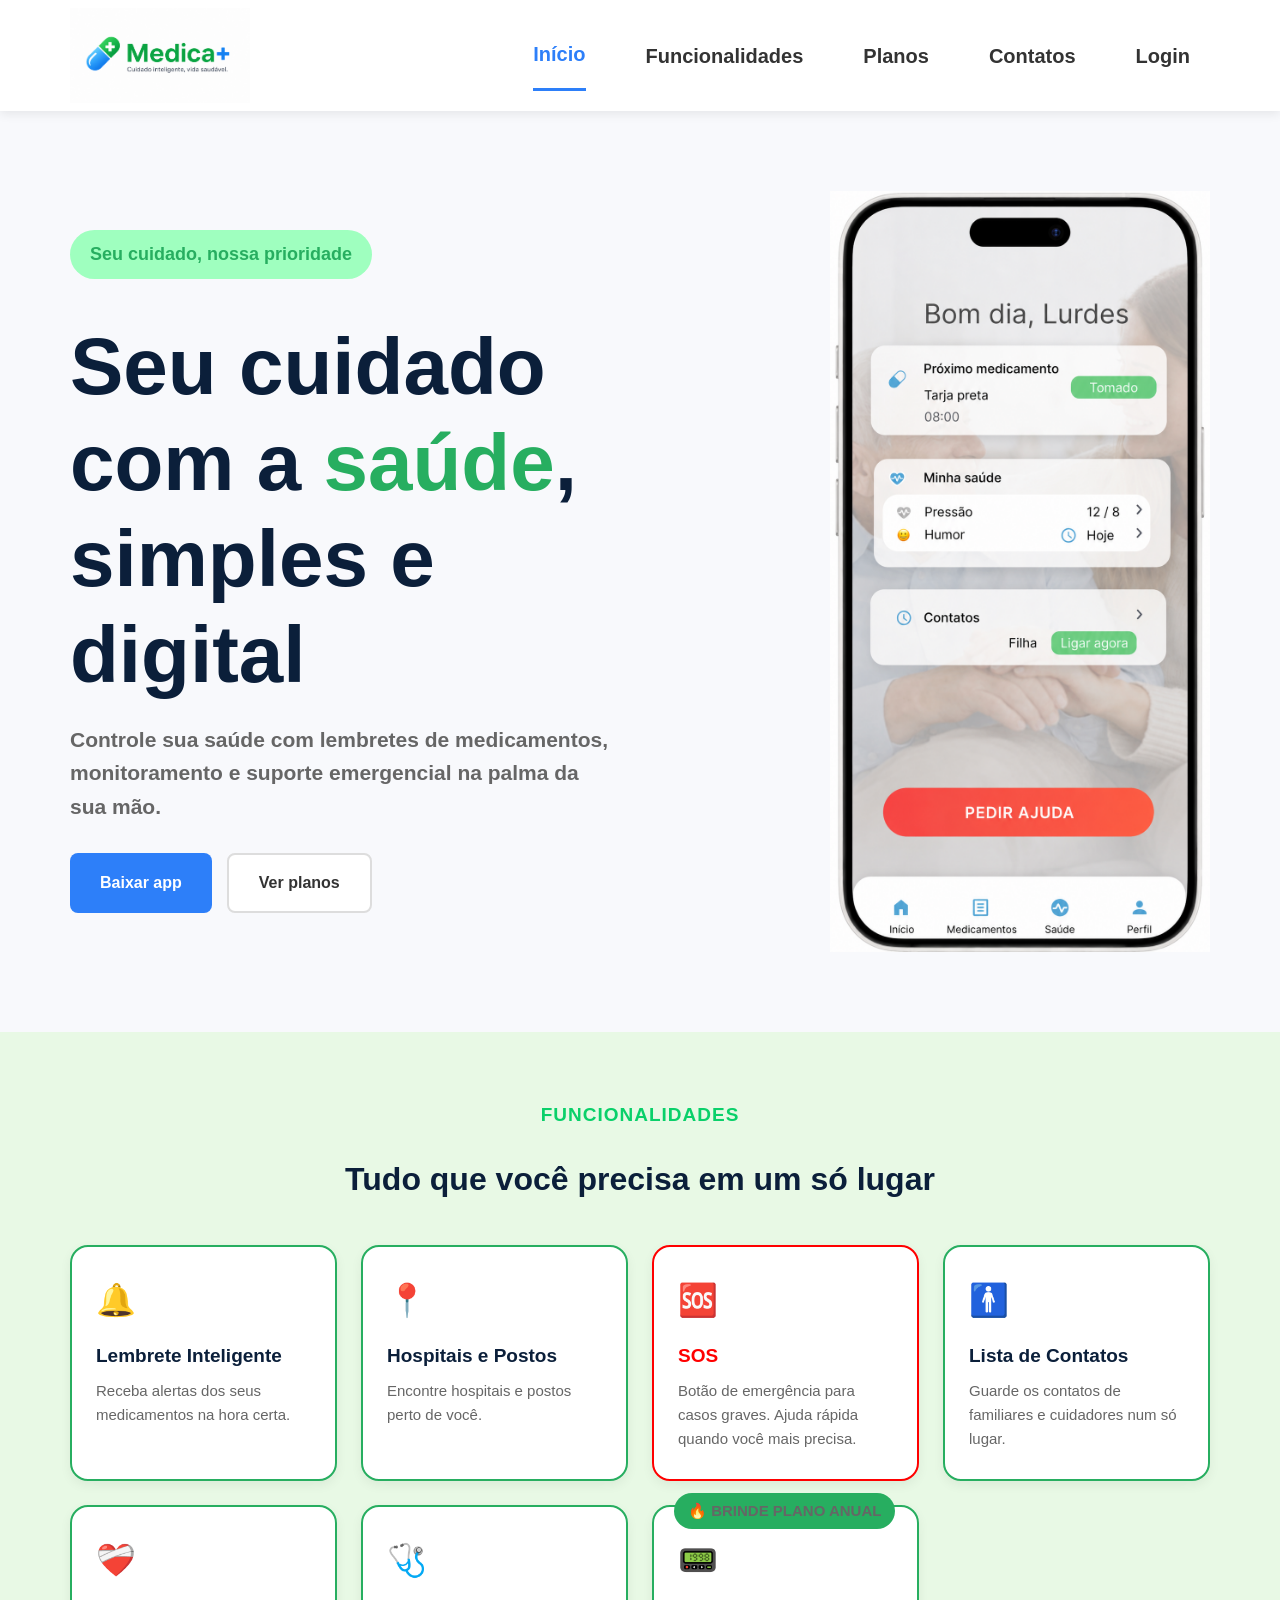
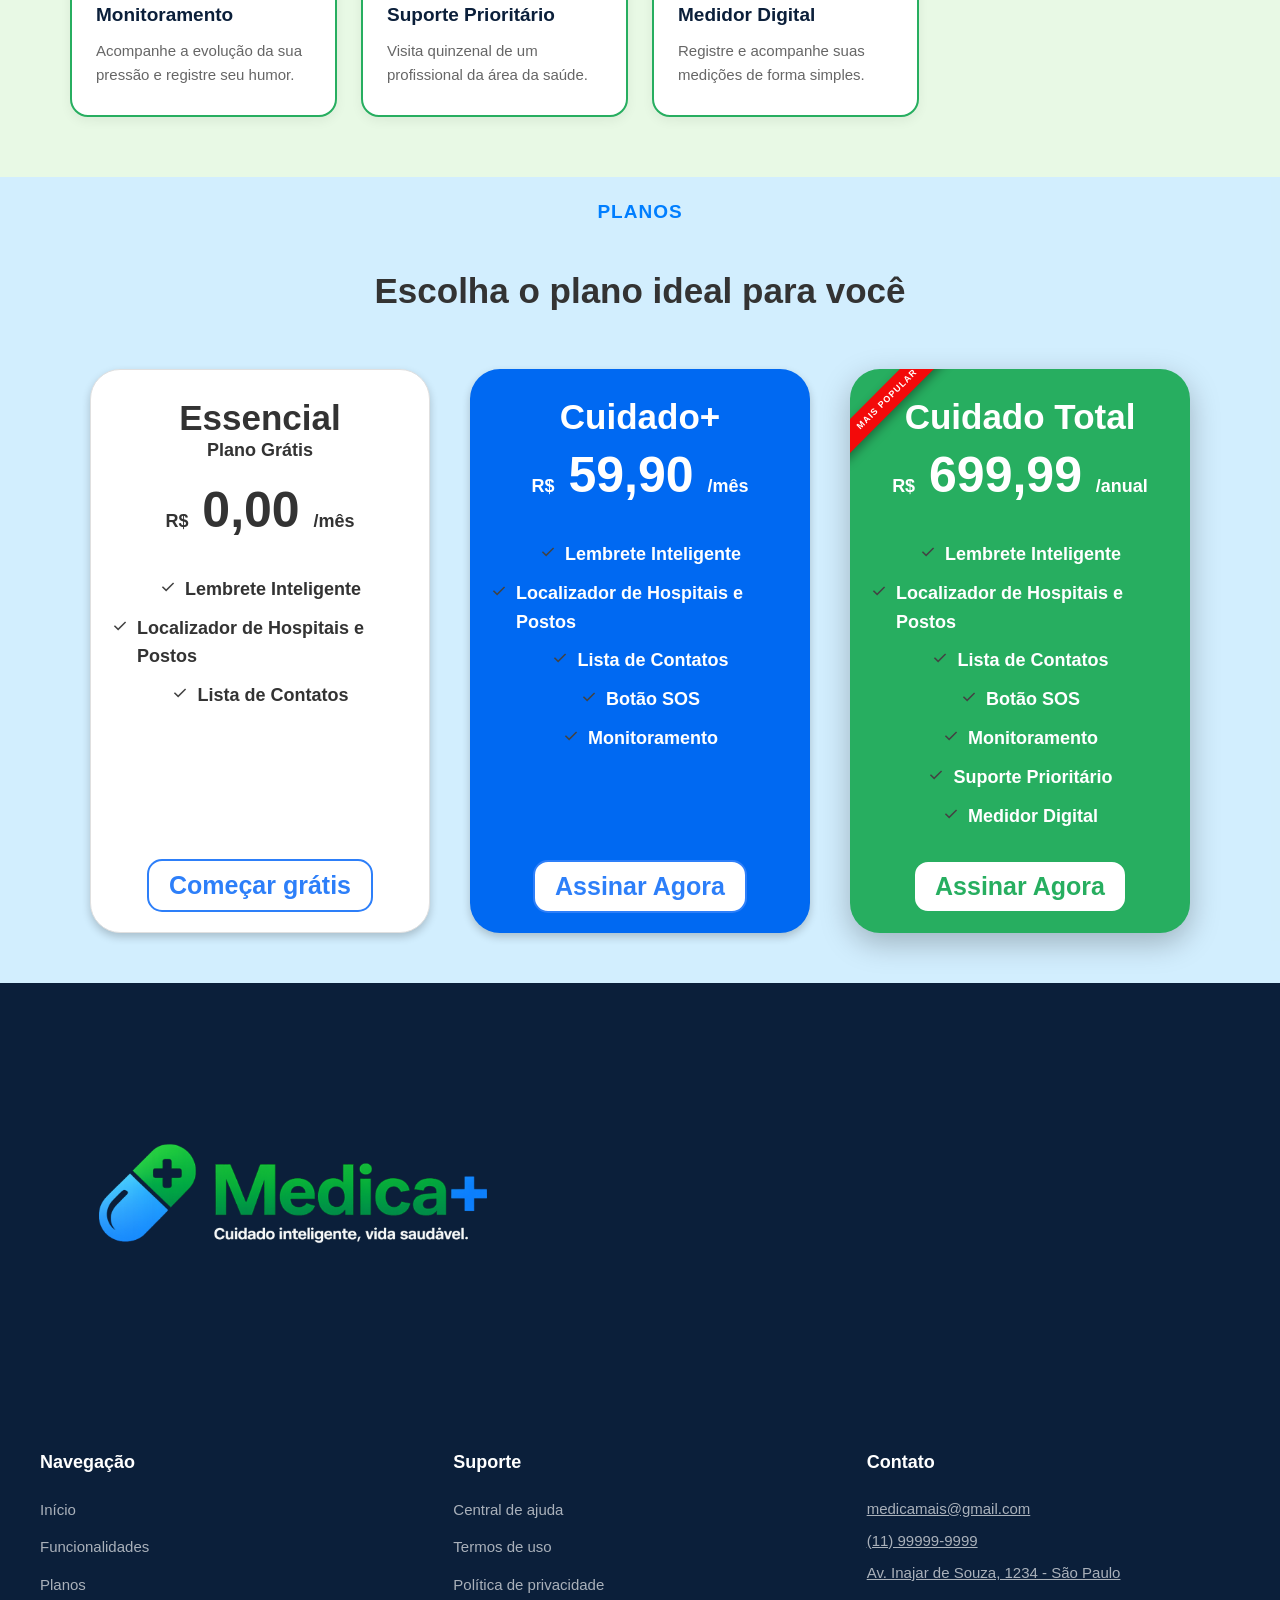
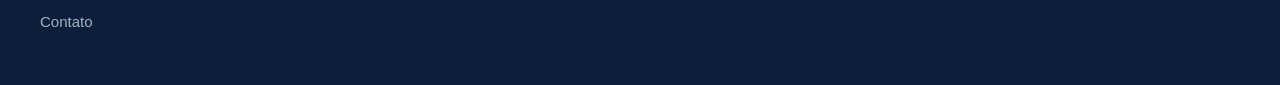
<file: index.html>
<!DOCTYPE html>
<html lang="pt-br">

<head>
    <meta charset="UTF-8">
    <meta name="viewport" content="width=device-width, initial-scale=1.0">
    <title>Medica+</title>
    <link rel="stylesheet" href="style.css">
</head>

<body class="pagina-home">

    <a href="#conteudo" class="skip-link">Pular para o conteúdo</a>

    <nav>
        <div class="nav-container">
            <img src="img/logo.png" alt="Logo Medica+">
            <button type="button" class="menu-toggle" id="menuToggle" aria-expanded="false" aria-controls="menuNav"
                aria-label="Abrir menu de navegação">
                <span></span>
                <span></span>
                <span></span>
            </button>

            <ul id="menuNav">
                <li><a href="index.html" aria-current="page">Início</a></li>
                <li><a href="#funcionalidades">Funcionalidades</a></li>
                <li><a href="#planos">Planos</a></li>
                <li><a href="#contato">Contatos</a></li>
                <li><a href="login.html">Login</a></li>
            </ul>
        </div>
    </nav>

    <main id="conteudo">

        <section class="hero">

            <div class="hero-text">
                <p>Seu cuidado, nossa prioridade</p>

                <h1>Seu cuidado com a <span>saúde</span>, simples e digital</h1>

                <p>
                    Controle sua saúde com lembretes de medicamentos,
                    monitoramento e suporte emergencial na palma da sua mão.
                </p>

                <div class="hero-buttons">
                    <button type="button" class="Baixa-app"> Baixar app</button>
                    <a href="#planos" class="Ver-planos"> Ver planos</a>
                </div>
            </div>

            <img src="img/image.png" alt="Tela do aplicativo Medica+ mostrando o painel de saúde">

        </section>

        <section class="funcionalidades" id="funcionalidades">

            <header>
                <p>FUNCIONALIDADES</p>
                <h2>Tudo que você precisa em um só lugar</h2>
            </header>

            <div class="cards">

                <article class="card-func">
                    <span aria-hidden="true">🔔</span>
                    <h3>Lembrete Inteligente</h3>
                    <p>Receba alertas dos seus medicamentos na hora certa.</p>
                </article>

                <article class="card-func">
                    <span aria-hidden="true">📍</span>
                    <h3>Hospitais e Postos</h3>
                    <p>Encontre hospitais e postos perto de você.</p>
                </article>

                <article class="card-func sos">
                    <span aria-hidden="true">🆘</span>
                    <h3>SOS</h3>
                    <p>Botão de emergência para casos graves. Ajuda rápida quando você mais precisa.</p>
                </article>

                <article class="card-func">
                    <span aria-hidden="true">🚹</span>
                    <h3>Lista de Contatos</h3>
                    <p>Guarde os contatos de familiares e cuidadores num só lugar.</p>
                </article>

                <article class="card-func">
                    <span aria-hidden="true">❤️‍🩹</span>
                    <h3>Monitoramento</h3>
                    <p>Acompanhe a evolução da sua pressão e registre seu humor.</p>
                </article>

                <article class="card-func">
                    <span aria-hidden="true">🩺</span>
                    <h3>Suporte Prioritário</h3>
                    <p>Visita quinzenal de um profissional da área da saúde.</p>
                </article>

                <article class="card-func card-func--destaque">
                    <p class="brinde">🔥 BRINDE PLANO ANUAL</p>
                    <span aria-hidden="true">📟</span>
                    <h3>Medidor Digital</h3>
                    <p>Registre e acompanhe suas medições de forma simples.</p>
                </article>

            </div>

        </section>

        <section class="planos" id="planos">

            <header>
                <p>PLANOS</p>
                <h2>Escolha o plano ideal para você</h2>
            </header>

            <div class="card">

                <div class="card-essencial">
                    <h3>Essencial</h3>
                    <p>Plano Grátis</p>
                    <p>R$<span class="preco"> 0,00 </span>/mês</p>
                    <ul>
                        <li><img src="img/Check.svg" alt="check" class="Check-card-essencial"><span>Lembrete
                                Inteligente</span></li>
                        <li><img src="img/Check.svg" alt="check" class="Check-card-essencial"><span>Localizador de
                                Hospitais e Postos</span></li>
                        <li><img src="img/Check.svg" alt="check" class="Check-card-essencial"><span>Lista de
                                Contatos</span></li>
                    </ul>
                    <button type="button">Começar grátis</button>
                </div>

                <div class="card-cuidado">
                    <h3>Cuidado+</h3>
                    <p>R$<span class="preco"> 59,90 </span>/mês</p>
                    <ul>
                        <li><img src="img/Check.svg" alt="check" class="Check-card-cuidado"><span>Lembrete
                                Inteligente</span></li>
                        <li><img src="img/Check.svg" alt="check" class="Check-card-cuidado"><span>Localizador de
                                Hospitais e Postos</span></li>
                        <li><img src="img/Check.svg" alt="check" class="Check-card-cuidado"><span>Lista de
                                Contatos</span></li>
                        <li><img src="img/Check.svg" alt="check" class="Check-card-cuidado"><span>Botão SOS</span></li>
                        <li><img src="img/Check.svg" alt="check" class="Check-card-cuidado"><span>Monitoramento</span>
                        </li>
                    </ul>
                    <button type="button">Assinar Agora</button>
                </div>

                <div class="card-cuidado-total">
                    <div class="ribbon">MAIS POPULAR</div>
                    <h3>Cuidado Total</h3>
                    <p>R$<span class="preco"> 699,99 </span>/anual</p>
                    <ul>
                        <li><img src="img/Check.svg" alt="check" class="Check-card-cuidado-total"><span>Lembrete
                                Inteligente</span></li>
                        <li><img src="img/Check.svg" alt="check" class="Check-card-cuidado-total"><span>Localizador de
                                Hospitais e Postos</span></li>
                        <li><img src="img/Check.svg" alt="check" class="Check-card-cuidado-total"><span>Lista de
                                Contatos</span></li>
                        <li><img src="img/Check.svg" alt="check" class="Check-card-cuidado-total"><span>Botão SOS</span>
                        </li>
                        <li><img src="img/Check.svg" alt="check"
                                class="Check-card-cuidado-total"><span>Monitoramento</span></li>
                        <li><img src="img/Check.svg" alt="check" class="Check-card-cuidado-total"><span>Suporte
                                Prioritário</span></li>
                        <li><img src="img/Check.svg" alt="check" class="Check-card-cuidado-total"><span>Medidor
                                Digital</span></li>
                    </ul>
                    <button type="button">Assinar Agora</button>
                </div>

            </div>

        </section>

    </main>

    <footer id="contato">
        <div class="footer-container">

            <div class="footer-logo">
                <img src="img/img-footer.png" alt="Logo Medica+ no rodapé">

                <div class="social">
                    <a href="#" aria-label="Medica+ no Instagram"><span></span></a>
                    <a href="#" aria-label="Medica+ no Facebook"><span></span></a>
                    <a href="#" aria-label="Medica+ no LinkedIn"><span></span></a>
                </div>
            </div>

            <div class="footer-links">
                <h3>Navegação</h3>

                <ul>
                    <li><a href="index.html">Início</a></li>
                    <li><a href="#funcionalidades">Funcionalidades</a></li>
                    <li><a href="#planos">Planos</a></li>
                    <li><a href="#contato">Contato</a></li>
                </ul>
            </div>

            <div class="footer-links">
                <h3>Suporte</h3>

                <ul>
                    <li><a href="">Central de ajuda</a></li>
                    <li><a href="">Termos de uso</a></li>
                    <li><a href="">Política de privacidade</a></li>
                </ul>
            </div>

            <address class="footer-contact">
                <h3>Contato</h3>

                <p><a href="mailto:medicamais@gmail.com">medicamais@gmail.com</a></p>
                <p><a href="tel:+5511999999999">(11) 99999-9999</a></p>
                <p><a href="https://www.google.com/maps/search/Avenida+Inajar+de+Souza, 1234,+São+Paulo"
                        target="_blank"> Av. Inajar de Souza, 1234 - São Paulo</a></p>
            </address>

        </div>
    </footer>

    <script src="script.js"></script>

</body>

</html>
</file>
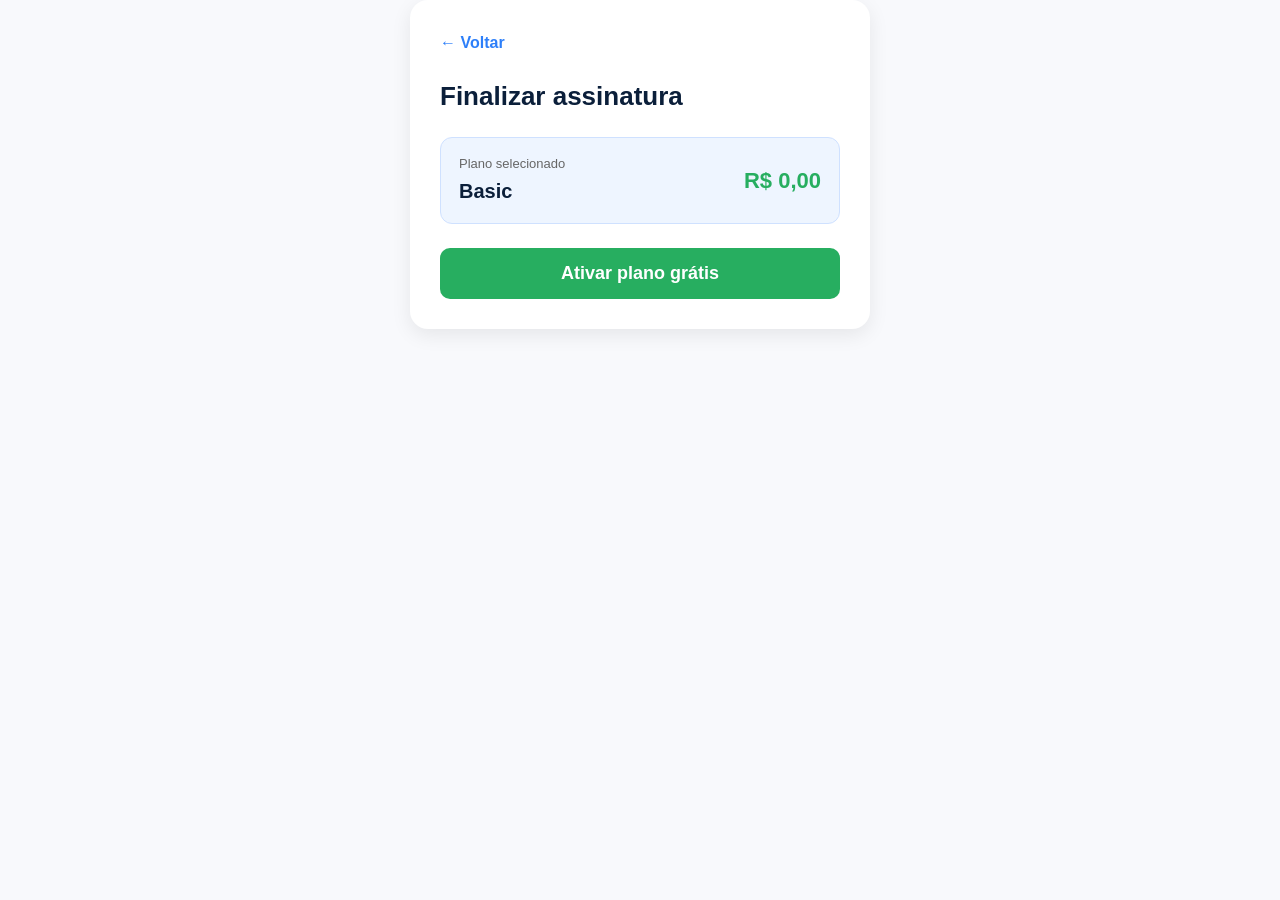
<file: checkout.html>
<!DOCTYPE html>
<html lang="pt-br">

<head>
    <meta charset="UTF-8">
    <meta name="viewport" content="width=device-width, initial-scale=1.0">
    <title>Pagamento Medica+</title>
    <link rel="stylesheet" href="style.css">
</head>

<body class="pagina-checkout">

    <main class="checkout">

        <a href="index.html" class="voltar">← Voltar</a>

        <h1>Finalizar assinatura</h1>

        <section class="resumo" aria-live="polite">
            <div>
                <p class="resumo-label">Plano selecionado</p>
                <p class="resumo-plano" id="resumo-plano">—</p>
            </div>
            <p class="resumo-preco" id="resumo-preco">R$ 0,00</p>
        </section>

        <div class="metodos" role="tablist" aria-label="Forma de pagamento">
            <button type="button" class="metodo ativo" id="btn-cartao" role="tab" aria-selected="true">💳
                Cartão</button>
            <button type="button" class="metodo" id="btn-pix" role="tab" aria-selected="false">⚡ Pix</button>
        </div>

        <!-- ==================== CARTÃO ==================== -->
        <form class="form-pagamento" id="form-cartao">

            <label for="nome-cartao">Nome no cartão</label>
            <input type="text" id="nome-cartao" placeholder="Como está impresso no cartão" autocomplete="cc-name">

            <label for="numero-cartao">Número do cartão</label>
            <input type="text" id="numero-cartao" placeholder="0000 0000 0000 0000" inputmode="numeric"
                autocomplete="cc-number">

            <div class="linha-dupla">
                <div>
                    <label for="validade">Validade</label>
                    <input type="text" id="validade" placeholder="MM/AA" inputmode="numeric" autocomplete="cc-exp">
                </div>
                <div>
                    <label for="cvv">CVV</label>
                    <input type="text" id="cvv" placeholder="123" inputmode="numeric" autocomplete="cc-csc">
                </div>
            </div>

            <p class="mensagem" id="msg-cartao"></p>

            <button type="submit" class="btn-pagar" id="btn-pagar-cartao">Pagar <span id="valor-botao"></span></button>
        </form>

        <!-- ==================== PIX ==================== -->
        <div class="form-pagamento escondido" id="form-pix">

            <div class="pix-qr" aria-hidden="true">▦</div>

            <p class="pix-texto">Escaneie o QR Code no app do seu banco ou copie o código Pix:</p>

            <div class="pix-codigo">
                <input type="text" id="codigo-pix" readonly value="URUBUDOPIXPAGUEAGORA!">
                <button type="button" id="btn-copiar-pix">Copiar</button>
            </div>

            <p class="mensagem" id="msg-pix"></p>

            <button type="button" class="btn-pagar" id="btn-confirmar-pix">Já paguei</button>
        </div>

    </main>


    <div class="overlay-sucesso" id="overlay-sucesso">
        <div class="caixa-sucesso">
            <div class="check">✓</div>
            <h2>Pagamento aprovado!</h2>
            <p id="sucesso-texto">Sua assinatura foi ativada com sucesso.</p>
            <a href="index.html" class="btn-pagar">Voltar para o início</a>
        </div>
    </div>

    <script src="script.js"></script>

</body>

</html>
</file>
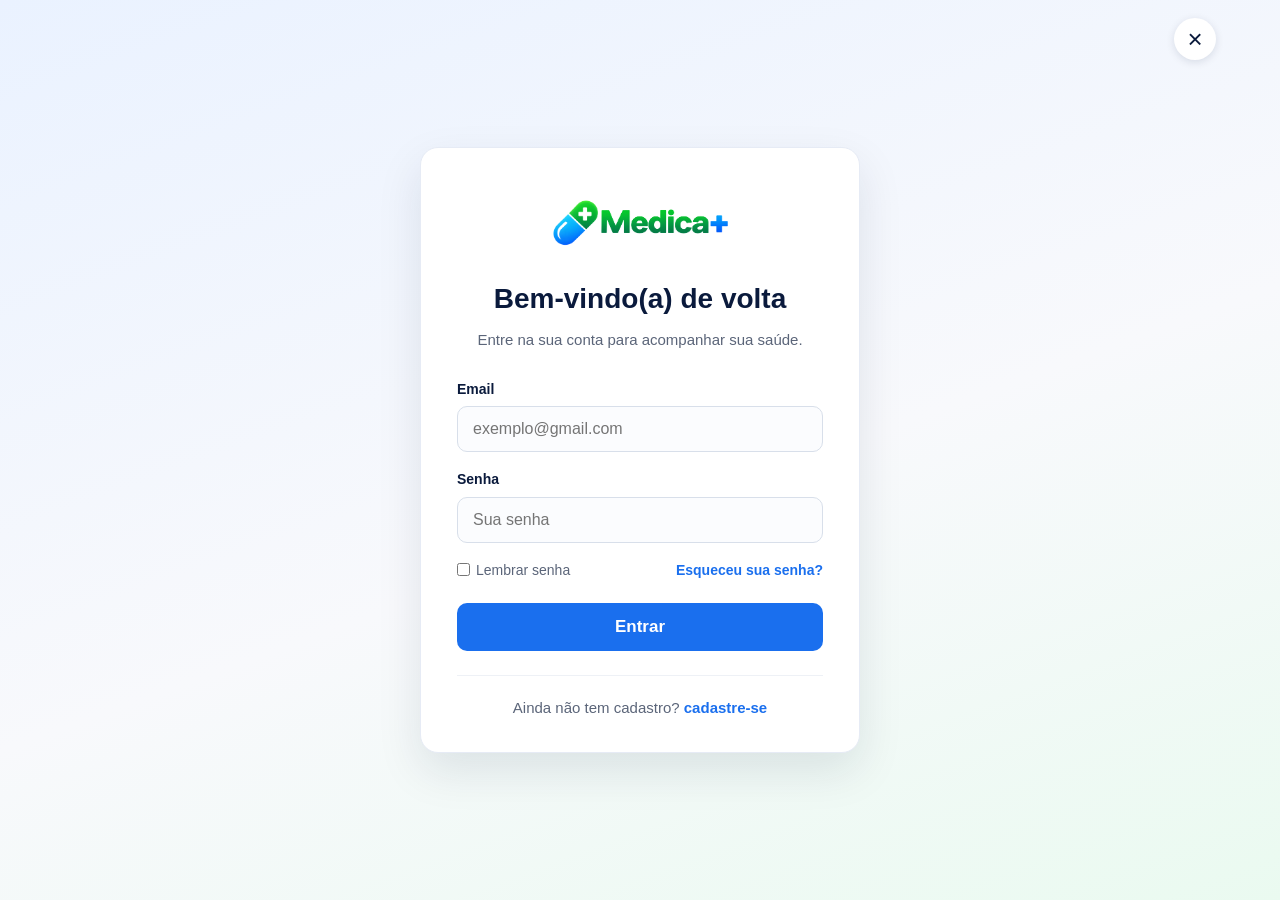
<file: login.html>
<!DOCTYPE html>
<html lang="pt-br">

<head>
    <meta charset="UTF-8">
    <meta name="viewport" content="width=device-width, initial-scale=1.0">
    <link rel="stylesheet" href="style.css">
    <title>Login Medica+</title>
</head>

<body class="pagina-login">

    <main class="hero">

        <a class="X" href="index.html" aria-label="Voltar para a home">×</a>

        <section class="login-card">

            <img src="img/img-login.png" alt="Logo Medica+">

            <h1>Bem-vindo(a) de volta</h1>
            <p class="login-subtitulo">Entre na sua conta para acompanhar sua saúde.</p>

            <form class="login-form">

                <div class="campo-login">
                    <label for="email-login">Email</label>
                    <input type="email" id="email-login" placeholder="exemplo@gmail.com" autocomplete="email" required>
                    <p class="erro-campo" id="erro-email"></p>
                </div>

                <div class="campo-login">
                    <label for="senha-login">Senha</label>
                    <div class="senha-container">
                        <input type="password" id="senha-login" placeholder="Sua senha" autocomplete="current-password"
                            required>
                    </div>
                </div>

                <div class="linha-opcoes">
                    <label>
                        <input type="checkbox" id="lembrar-senha"> Lembrar senha
                    </label>
                    <a href="#" class="esqueceu">Esqueceu sua senha?</a>
                </div>

                <p class="erro-campo" id="erro-login"></p>

                <button type="submit" class="btn-login">Entrar</button>

            </form>

            <p class="cadastro">Ainda não tem cadastro? <strong>cadastre-se</strong></p>

        </section>

    </main>

    <div class="overlay" id="overlay-esqueci">
        <div class="modal-box">

            <h2>Esqueci minha senha</h2>

            <p class="modal-texto">
                Para recuperar sua senha, informe seu cpf ou email cadastrado
                na sua conta e lhe enviaremos um link com as instruções
            </p>

            <form class="form-esqueci">
                <label for="cpf-email">Cpf ou email</label>
                <input type="text" id="cpf-email" placeholder="">

                <p class="erro-campo" id="erro-esqueci"></p>

                <button type="submit" class="btn-enviar">ENVIAR</button>
                <button type="button" class="btn-cancelar">Cancelar</button>
            </form>

        </div>
    </div>

    <div class="overlay" id="overlay-cadastro">
        <div class="modal-box modal-cadastro">

            <h2>Cadastre-se</h2>

            <form class="form-cadastro">

                <label for="nome">Nome completo <span class="obrigatorio">*</span></label>
                <input type="text" id="nome" required>

                <label for="cpf">Cpf <span class="obrigatorio">*</span></label>
                <input type="text" id="cpf" maxlength="11" inputmode="numeric" required>
                <p class="erro-campo" id="erro-cpf"></p>

                <label for="telefone-cadastro">Telefone <span class="obrigatorio">*</span></label>
                <input type="text" id="telefone-cadastro" maxlength="15" inputmode="numeric"
                    placeholder="(00) 00000-0000" required>
                <p class="erro-campo" id="erro-telefone-cadastro"></p>

                <div class="opcoes-papel">
                    <label>
                        <input type="radio" name="papel" value="cuidador" required> Cuidador
                    </label>
                    <label>
                        <input type="radio" name="papel" value="paciente"> Paciente
                    </label>
                    <label>
                        <input type="radio" name="papel" value="parente"> Parente
                    </label>
                </div>

                <label for="email-cadastro">Email <span class="obrigatorio">*</span></label>
                <input type="email" id="email-cadastro" required>
                <p class="erro-campo" id="erro-email-cadastro"></p>

                <label for="senha-cadastro">Crie uma senha <span class="obrigatorio">*</span></label>
                <input type="password" id="senha-cadastro" required>

                <label for="confirma-senha">Confirme sua senha <span class="obrigatorio">*</span></label>
                <input type="password" id="confirma-senha" required>

                <p class="erro-campo" id="erro-cadastro"></p>

                <button type="submit" class="btn-enviar">Cadastrar</button>
                <button type="button" class="btn-cancelar" id="cancelar-cadastro">Cancelar</button>

            </form>

        </div>
    </div>

    <script src="script.js"></script>
</body>

</html>
</file>
<file: style.css>
/* =========================================================
   AJUSTES DE INTEGRAÇÃO - PÁGINAS UNIFICADAS
   ========================================================= */

html {
    scroll-behavior: smooth;
    scroll-padding-top: 90px;
}

/* clip no lugar de hidden: evita barra lateral sem quebrar o position: sticky do menu */
body {
    overflow-x: clip;
}


* {
    margin: 0;
    padding: 0;
    box-sizing: border-box;
}



body {
    font-family: Arial, Helvetica, sans-serif;
    background-color: #f8f9fc;
    color: #333;
    line-height: 1.6;
}

/* ==========================================================
                        ACESSIBILIDADE
   ========================================================== */

.skip-link {
    position: absolute;
    top: -60px;
    left: 10px;
    background: #2d7ff9;
    color: #fff;
    padding: 10px 18px;
    border-radius: 8px;
    z-index: 2000;
    transition: top .2s;
}

.skip-link:focus {
    top: 10px;
}

a:focus-visible,
button:focus-visible,
input:focus-visible {
    outline: 3px solid #2d7ff9;
    outline-offset: 2px;
}

/* ==========================================================
                          NAV
   ========================================================== */

nav img {
    width: 180px;
    height: auto;
}

nav {
    background-color: #ffffff;
    position: sticky;
    top: 0;
    z-index: 1000;
    box-shadow: 0 3px 10px rgba(0, 0, 0, 0.08);
    font-size: 20px;
}

.nav-container {
    max-width: 1200px;
    margin: 0 auto;
    display: flex;
    align-items: center;
    justify-content: space-between;
    padding: 0 30px;
}

nav ul {
    display: flex;
    justify-content: center;
    align-items: center;
    list-style: none;
    gap: 20px;
}

nav li {
    margin: 0 20px;
}

nav a {
    display: block;
    text-decoration: none;
    color: #333;
    padding: 18px 0;
    font-weight: bold;
    transition: .3s;
}

nav a:hover {
    color: #2d7ff9;
}

nav a[aria-current="page"] {
    color: #2d7ff9;
    border-bottom: 3px solid #2d7ff9;
}

.menu-toggle {
    display: none;
    flex-direction: column;
    justify-content: space-between;
    width: 28px;
    height: 20px;
    background: none;
    border: none;
    cursor: pointer;
    padding: 0;
}

.menu-toggle span {
    display: block;
    height: 3px;
    width: 100%;
    background-color: #0b1f3a;
    border-radius: 2px;
}

/* ==========================================================
                         HERO
   ========================================================== */

.hero {
    display: flex;
    flex-direction: row;
    max-width: 1200px;
    margin: auto;
    justify-content: space-between;
    align-items: center;
    gap: 60px;
    padding: 80px 30px;
}

.hero-text {
    flex: 1;
    max-width: 550px;
}

.hero-text p:first-child {
    display: inline-block;
    color: #27AE60;
    background-color: #9FFFBF;
    font-size: 18px;
    border-radius: 30px;
    padding: 10px 20px;
    margin-bottom: 40px;
}

.hero-text h1 {
    font-size: 80px;
    color: #0b1f3a;
    line-height: 1.2;
    margin-bottom: 20px;
}

.hero-text h1 span {
    color: #27AE60;
}

.hero-text p {
    font-size: 21px;
    color: #666;
    margin-bottom: 30px;
    font-weight: bold;
}

.hero img {
    width: 380px;
    max-width: 100%;
    height: auto;
    flex-shrink: 0;
}

.hero-buttons {
    display: flex;
    flex-wrap: wrap;
    gap: 15px;
}

.Baixa-app,
.Ver-planos {
    padding: 15px 30px;
    border-radius: 8px;
    font-size: 16px;
    font-weight: bold;
    border: none;
    cursor: pointer;
    transition: .3s;
    display: inline-flex;
    align-items: center;
    gap: 8px;
    text-decoration: none;
}

.Baixa-app {
    background: #2d7ff9;
    color: white;
}

.Baixa-app:hover {
    background: #1b65d6;
}

.Ver-planos {
    background: white;
    border: 2px solid #ddd;
    color: #333;
}

.Ver-planos:hover {
    border-color: #2d7ff9;
    color: #2d7ff9;
}




/* ==========================================================
                        FUNCIONALIDADES
   ========================================================== */

.funcionalidades {
    background-color: #E8F9E5;
    position: relative;
    max-width: 1200px;
    margin:  auto;
    padding: 60px 30px;
    z-index: 1;
}
 
.funcionalidades::before {
    content: "";
    position: absolute;
    top: 0;
    bottom: 0;
    left: 50%;
    width: 100vw;
    transform: translateX(-50%);
    background-color: #E8F9E5;
    z-index: -1;
}
 
.funcionalidades header {
    text-align: center;
    margin-bottom: 40px;
}
 
.funcionalidades header p {
    display: inline-block;
    color: #0ad06a;
    font-weight: bold;
    font-size: 19px;
    letter-spacing: 1px;
    padding: 8px 18px;
    border-radius: 30px;
    margin-bottom: 16px;
}
 
.funcionalidades header h2 {
    font-size: 32px;
    color: #0b1f3a;
}
 
.cards {
    display: grid;
    grid-template-columns: repeat(auto-fit, minmax(240px, 1fr));
    gap: 24px;
   
}
 
.card-func {
    background-color: #fff;
    border-radius: 18px;
    padding: 28px 24px;
    box-shadow: 0 4px 12px rgba(0, 0, 0, 0.06);
    transition: transform .3s, box-shadow .3s;
    position: relative;
     border: 2px solid #27AE60;
}
 
.card-func:hover {
    transform: translateY(-6px);
    box-shadow: 0 10px 20px rgba(0, 0, 0, 0.1);
 
}
 
.card-func span {
    font-size: 32px;
    display: block;
    margin-bottom: 14px;
}
 
.card-func.sos {
    background-color: ffffrgb(240, 108, 108);
    border: 2px solid red
}
 
.card-func.sos h3 {
    color: red
}
 
.card-func h3 {
    font-size: 19px;
    color: #0b1f3a;
    margin-bottom: 8px;
}
 
.card-func p {
    font-size: 15px;
    color: #666;
}
 
.card-func--destaque {
    border: 2px solid #27AE60;
}
 
.brinde {
    position: absolute;
    top: -14px;
    left: 20px;
    background-color: #27AE60;
    color: #fff;
    font-size: 12px;
    font-weight: bold;
    padding: 6px 14px;
    border-radius: 20px;
}
/* ==========================================================
                         PLANOS
   ========================================================== */

.planos {
    background-color: #96dcff63;
}

.planos header p {
    text-align: center;
    padding: 10px;
    letter-spacing: 1px;
    color: #007EFF;
    font-weight: bolder;
    font-size: 19px;
    padding: 20px;
    margin-bottom: 16px;
}

.planos header h2 {
    text-align: center;
    font-size: 35px;
}

.planos .card {
    display: flex;
    flex-direction: row;
    padding: 50px;
    justify-content: center;
    gap: 40px;
    align-items: stretch;
    flex-wrap: wrap;
}

ul {
    list-style: none;
    padding: 0;
    margin: 20px 0;
    font-weight: bolder;
}

.planos .card .card-essencial,
.planos .card .card-cuidado,
.planos .card .card-cuidado-total {
    display: flex;
    flex-direction: column;
    text-align: center;
    padding: 20px;
    border-radius: 30px;
    box-shadow: 0 4px 8px rgba(0, 0, 0, 0.2);
    flex: 1 1 280px;
    max-width: 340px;
    transition: transform .3s ease;
}

.planos .card .card-essencial {
    background-color: #ffffff;
    border: 1px solid #e0e0e0;
}

.planos .card .card-cuidado {
    background-color: #0069F2;
    color: white;
}

.planos .card .card-cuidado-total {
    background-color: #27AE60;
    color: rgb(255, 255, 255);
    box-shadow: 0 10px 30px rgba(0, 0, 0, 0.25);
    z-index: 2;
    position: relative;
    overflow: hidden;
}

.planos .card .ribbon {
    position: absolute;
    top: 18px;
    left: -38px;
    width: 150px;
    background-color: #f30a0a;
    color: #ffffff;
    font-size: 9px;
    font-weight: bold;
    text-align: center;
    padding: 5px 0;
    text-transform: uppercase;
    letter-spacing: 1px;
    transform: rotate(-45deg);
    box-shadow: 0 4px 10px rgba(0, 0, 0, 0.35);
    animation: pulse-ribbon 2s ease-in-out infinite;
}

@keyframes pulse-ribbon {
    0%, 100% { transform: rotate(-45deg) scale(1); }
    50% { transform: rotate(-45deg) scale(1.08); }
}

.planos .card h3 {
    font-size: 35px;
    margin-bottom: -10px;
    font-weight: bold;
}

.planos .card span.preco {
    font-size: 50px;
    font-weight: bold;
}

.planos .card p {
    font-size: 18px;
    margin-bottom: 5px;
    font-weight: bold;
}

.planos .card li {
    font-size: 18px;
}

.planos .card ul li {
    display: flex;
    align-items: flex-start;
    justify-content: center;
    text-align: left;
    gap: 8px;
    margin-bottom: 10px;
}

.planos .card ul li img {
    width: 18px;
    height: 18px;
    flex-shrink: 0;
    margin-top: 3px;
}

.planos .card .card-cuidado-total p.popular {
    background-color: #ffffff;
    color: #27AE60;
    font-size: 15px;
    font-weight: bold;
    padding: 5px 10px;
    border-radius: 20px;
    align-self: center;
    max-width: fit-content;
}

.planos .card button {
    background-color: white;
    border: 2px solid #2d7ff9;
    color: #2d7ff9;
    padding: 10px 20px;
    border-radius: 15px;
    cursor: pointer;
    font-size: 25px;
    font-weight: bold;
    margin-top: auto;
    align-self: center;
    transition: transform .3s, border-color .3s;
}

.planos .card .card-cuidado button {
    border-color: #2d7ff9;
    color: #2d7ff9;
}

.planos .card .card-cuidado-total button {
    border-color: #27AE60;
    color: #27AE60;
}

.planos .card button:hover {
    transform: scale(1.08);
}

/* ==========================================================
                           FOOTER
   ========================================================== */

footer {
    background-color: #0b1f3a;
    color: #fff;
    padding: 50px 30px;
}

.footer-container {
    max-width: 1200px;
    margin: auto;
    display: flex;
    flex-wrap: wrap;
    gap: 40px;
    align-items: flex-start;
    justify-content: space-between;
}

/* Logo sempre sozinho na primeira linha, ocupando toda a largura */
.footer-logo {
    flex: 1 1 100%;
    display: flex;
    flex-direction: column;
    gap: 16px;
}

/* Cresce junto com a tela, sem estourar no mobile */
.footer-logo img {
    display: block;
    width: clamp(220px, 42vw, 560px);
    max-width: 100%;
    height: auto;
}

/* As 3 colunas ficam alinhadas em linha embaixo do logo */
.footer-links,
.footer-contact {
    flex: 1 1 200px;
    min-width: 0;
}

/* Telas menores: as 3 seções viram coluna, logo continua em cima */
@media (max-width: 700px) {
    .footer-links,
    .footer-contact {
        flex: 1 1 100%;
    }
}


.footer-links h3 {
    font-size: 18px;
    margin-bottom: 20px;
    color: #fff;
}

.footer-links ul {
    display: flex;
    flex-direction: column;
    gap: 12px;
    margin: 0;
}

.footer-links ul li a {
    text-decoration: none;
    color: rgba(255, 255, 255, 0.65);
    font-weight: normal;
    font-size: 15px;
    transition: .3s;
}

.footer-links ul li a:hover {
    color: #2d7ff9;
    padding-left: 4px;
}

.footer-contact h3 {
    font-size: 18px;
    margin-bottom: 20px;
    color: #fff;
    font-style: normal;
}

.footer-contact p {
    color: rgba(255, 255, 255, 0.65);
    font-size: 15px;
    font-style: normal;
    margin-bottom: 8px;
}

.footer-contact a {
    color: rgba(255, 255, 255, 0.65);
    text-decoration: underline;
}

.footer-contact a:hover {
    color: #2d7ff9;
}

/* ==========================================================
                       RESPONSIVIDADE
   ========================================================== */

/* Tablet: hero e planos empilham, mas o menu ainda cabe */
@media (max-width: 920px) {

      .planos .card .card-essencial,
    .planos .card .card-cuidado,
    .planos .card .card-cuidado-total {
    flex: 1 1 auto;
}
    .hero {
        flex-direction: column;
        text-align: center;
        padding: 50px 20px;
    }

    .hero-text {
        max-width: 100%;
    }

    .hero-text h1 {
        font-size: 52px;
    }

    .hero-buttons {
        justify-content: center;
    }

    .planos .card {
        padding: 30px 20px;
        flex-direction: column;
        align-items: center;
        flex-wrap: nowrap;
    }
}

@media (max-width: 768px) {
    .planos .card .card-essencial,
    .planos .card .card-cuidado,
    .planos .card .card-cuidado-total {
        max-width: 100%;
        width: 100%;
        flex-shrink: 0;
        flex: 1 1 auto;
    }

    .nav-container {
        padding: 14px 20px;
        position: relative;
    }

    .menu-toggle {
        display: flex;
    }

    nav ul {
        position: absolute;
        top: 100%;
        left: 0;
        width: 100%;
        background-color: #fff;
        flex-direction: column;
        align-items: flex-start;
        gap: 0;
        max-height: 0;
        overflow: hidden;
        transition: max-height .3s ease;
        box-shadow: 0 8px 10px rgba(0, 0, 0, 0.08);
    }

    nav ul.aberto {
        max-height: 400px;
    }

    nav li {
        margin: 0;
        width: 100%;
    }

    nav a {
        padding: 16px 20px;
        width: 100%;
    }

    .hero-text h1 {
        font-size: 38px;
    }

    .hero-text p {
        font-size: 17px;
    }

    .planos .card {
        flex-direction: column;
        align-items: center;
        flex-wrap: nowrap;
    }
}
   


/* Celular pequeno */
@media (max-width: 320px) {
    .hero-text h1 {
        font-size: 30px;
    }

    .funcionalidades header h2,
    .planos header h2 {
        font-size: 24px;
    }

     .footer-container{
        flex-direction: column;
    }

   
}


/* ==========================================================
                       Checkout
   ========================================================== */


.checkout {
    max-width: 460px;
    margin: 0 auto;
    background: #fff;
    border-radius: 18px;
    padding: 30px;
    box-shadow: 0 6px 20px rgba(0, 0, 0, 0.08);
}

.voltar {
    display: inline-block;
    color: #2d7ff9;
    text-decoration: none;
    font-weight: bold;
    margin-bottom: 20px;
}

.voltar:hover {
    text-decoration: underline;
}

.checkout h1 {
    color: #0b1f3a;
    font-size: 26px;
    margin-bottom: 20px;
}

.resumo {
    display: flex;
    justify-content: space-between;
    align-items: center;
    background: #eef5ff;
    border: 1px solid #cfe1ff;
    border-radius: 12px;
    padding: 16px 18px;
    margin-bottom: 24px;
}

.resumo-label {
    font-size: 13px;
    color: #666;
}

.resumo-plano {
    font-size: 20px;
    font-weight: bold;
    color: #0b1f3a;
}

.resumo-preco {
    font-size: 22px;
    font-weight: bold;
    color: #27AE60;
    white-space: nowrap;
}

.metodos {
    display: flex;
    gap: 10px;
    margin-bottom: 22px;
}

.metodo {
    flex: 1;
    padding: 12px;
    border: 2px solid #ddd;
    background: #fff;
    border-radius: 10px;
    font-size: 16px;
    font-weight: bold;
    color: #555;
    cursor: pointer;
    transition: .2s;
}

.metodo.ativo {
    border-color: #2d7ff9;
    color: #2d7ff9;
    background: #eef5ff;
}

.form-pagamento label {
    display: block;
    font-size: 14px;
    font-weight: bold;
    color: #0b1f3a;
    margin-bottom: 6px;
    margin-top: 16px;
}

.form-pagamento input {
    width: 100%;
    padding: 14px;
    border: 1px solid #ccc;
    border-radius: 8px;
    font-size: 16px;
    outline: none;
}

.form-pagamento input:focus {
    border-color: #2d7ff9;
    box-shadow: 0 0 0 2px rgba(45, 127, 249, 0.2);
}

.linha-dupla {
    display: flex;
    gap: 14px;
}

.linha-dupla > div {
    flex: 1;
}

.escondido {
    display: none;
}

.btn-pagar {
    display: block;
    width: 100%;
    text-align: center;
    text-decoration: none;
    margin-top: 24px;
    background-color: #27AE60;
    color: #fff;
    border: none;
    padding: 15px;
    border-radius: 10px;
    font-size: 18px;
    font-weight: bold;
    cursor: pointer;
    transition: background-color .2s;
}

.btn-pagar:hover {
    background-color: #219150;
}

.mensagem {
    font-size: 14px;
    margin-top: 12px;
    display: none;
}

.mensagem.mostrar {
    display: block;
}

.mensagem.erro {
    color: #e53935;
}

.mensagem.sucesso {
    color: #2e7d32;
}

.pix-qr {
    font-size: 120px;
    text-align: center;
    color: #0b1f3a;
    line-height: 1;
    margin: 10px 0 20px;
}

.pix-texto {
    font-size: 14px;
    color: #555;
    text-align: center;
    margin-bottom: 14px;
}

.pix-codigo {
    display: flex;
    gap: 8px;
}

.pix-codigo input {
    flex: 1;
    padding: 12px;
    border: 1px solid #ccc;
    border-radius: 8px;
    font-size: 13px;
    color: #666;
    outline: none;
}

.pix-codigo button {
    padding: 0 18px;
    border: none;
    border-radius: 8px;
    background: #2d7ff9;
    color: #fff;
    font-weight: bold;
    cursor: pointer;
}

.pix-codigo button:hover {
    background: #1b65d6;
}

.overlay-sucesso {
    display: none;
    position: fixed;
    inset: 0;
    background: rgba(0, 0, 0, 0.5);
    justify-content: center;
    align-items: center;
    padding: 16px;
    z-index: 50;
}

.overlay-sucesso.ativo {
    display: flex;
}

.caixa-sucesso {
    background: #fff;
    border-radius: 18px;
    padding: 36px 28px;
    text-align: center;
    max-width: 380px;
    width: 100%;
}

.caixa-sucesso .check {
    width: 74px;
    height: 74px;
    margin: 0 auto 18px;
    border-radius: 50%;
    background: #27AE60;
    color: #fff;
    font-size: 42px;
    line-height: 74px;
}

.caixa-sucesso h2 {
    color: #0b1f3a;
    margin-bottom: 10px;
}

.caixa-sucesso p {
    color: #555;
    margin-bottom: 20px;
}

/* Logado */

:root {
    --azul: #2d7ff9;
    --azul-hover: #1a6ae0;
    --verde: #7ED957;
    --verde-escuro: #2e9e3f;
    --verde-claro: #E8F9E5;
    --azul-claro: #DCEEFF;
    --cor-titulo: #1E1E1E;
    --cor-texto: #4a4a4a;
    --cinza-borda: #D9D9D9;
    --vermelho: #e63946;
    --vermelho-claro: #fde8e9;
}

body.pagina-logado a:focus-visible,
body.pagina-logado button:focus-visible,
body.pagina-logado input:focus-visible,
body.pagina-logado select:focus-visible{
    outline: 3px solid var(--azul);
    outline-offset: 2px;
}


body.pagina-logado nav img{
    width: 180px;
    height: auto;
}

body.pagina-logado nav{
    background-color: #ffffff;
    position: sticky;
    top: 0;
    z-index: 1000;
    box-shadow: 0 3px 10px rgba(0, 0, 0, 0.08);
    font-size: 22px;
}

body.pagina-logado .nav-container{
    max-width: 1200px;
    margin: 0 auto;
    display: flex;
    align-items: center;
    justify-content: space-between;
    padding: 0 30px;
}

body.pagina-logado .menu-toggle{
    display: none;
    flex-direction: column;
    justify-content: space-between;
    width: 28px;
    height: 20px;
    background: none;
    border: none;
    cursor: pointer;
    padding: 0;
}

body.pagina-logado .menu-toggle span{
    display: block;
    height: 3px;
    width: 100%;
    background-color: var(--cor-titulo);
    border-radius: 2px;
}

body.pagina-logado nav ul{
    display: flex;
    justify-content: center;
    align-items: center;
    list-style: none;
    gap: 20px;
    padding: 10px 30px;
    flex-wrap: wrap;
}

body.pagina-logado nav li{
    margin: 0 20px;
}

body.pagina-logado nav a{
    display: block;
    text-decoration: none;
    color: #333;
    padding: 18px 0;
    font-weight: bold;
    transition: .3s;
}

body.pagina-logado nav a:hover{
    color: var(--azul);
}

body.pagina-logado nav a.ativo{
    color: var(--azul);
    border-bottom: 3px solid var(--azul);
}

body.pagina-logado main{
    max-width: 1200px;
    margin: 0 auto;
    padding: 40px 30px;
}

body.pagina-logado .boas-vindas{
    display: flex;
    align-items: flex-start;
    flex-wrap: wrap;
    gap: 20px;
    margin-bottom: 40px;
}

body.pagina-logado .boas-vindas-text h1{
    font-size: 36px;
    color: var(--cor-titulo);
    margin-bottom: 10px;
}

body.pagina-logado .boas-vindas-text p{
    font-size: 18px;
    color: var(--cor-texto);
    max-width: 500px;
}

body.pagina-logado .btns-conta {
  display: flex;
  gap: 12px;
  margin-left: auto;
}


body.pagina-logado .Ver-perfil{
    background-color: #fff;
    border: 1px solid var(--cinza-borda);
    color: var(--cor-titulo);
    font-weight: bold;
    padding: 12px 22px;
    border-radius: 25px;
    cursor: pointer;
    font-size: 17px;
    transition: 0.3s;
    white-space: nowrap;
}

body.pagina-logado .Ver-perfil:hover{
    background-color: var(--azul);
    color: #fff;
    border-color: var(--azul);
}

body.pagina-logado .Sair-conta{
    background-color: #fff;
    border: 1px solid var(--cinza-borda);
    color: var(--cor-titulo);
    font-weight: bold;
    padding: 12px 12px;
    border-radius: 25px;
    cursor: pointer;
    font-size: 17px;
    transition: 0.3s;
    white-space: nowrap;
}

body.pagina-logado .Sair-conta:hover{
    background-color: rgba(255, 22, 22, 0.719);
    color: white;
}

body.pagina-logado .cards{
    display: grid;
    grid-template-columns: repeat(3, 1fr);
    gap: 24px;
    margin-bottom: 50px;
}

body.pagina-logado .cards article{
    border-radius: 20px;
    padding: 24px;
}

body.pagina-logado [data-scroll-to]{
    cursor: pointer;
    transition: transform 0.2s, box-shadow 0.2s;
}

body.pagina-logado [data-scroll-to]:hover{
    transform: translateY(-4px);
    box-shadow: 0 10px 20px rgba(0, 0, 0, 0.08);
}

body.pagina-logado [data-scroll-to]:focus-visible{
    outline: 3px solid var(--azul);
    outline-offset: 3px;
}

body.pagina-logado .cards h3{
    font-size: 20px;
    color: var(--cor-titulo);
    margin-bottom: 16px;
}

body.pagina-logado .card-picos{
    background-color: var(--verde-claro);
}

body.pagina-logado .card-contatos{
    background-color: var(--azul-claro);
}

body.pagina-logado .card-suporte{
    background-color: var(--verde-claro);
}

@media (max-width: 900px) {
    body.pagina-logado .cards{
        grid-template-columns: 1fr;
    }
}

body.pagina-logado .card-home{
    list-style: none;
}

body.pagina-logado .card-home li{
    background-color: #fff;
    border-radius: 14px;
    padding: 14px 16px;
    margin-bottom: 12px;
}

body.pagina-logado .card-home li:last-child{
    margin-bottom: 0;
}

body.pagina-logado .card-home span{
    display: block;
    font-size: 15px;
    color: var(--cor-texto);
    margin-bottom: 6px;
}

body.pagina-logado .card-home .valor{
    display: inline-block;
    font-size: 22px;
    font-weight: bold;
    color: var(--cor-titulo);
}

body.pagina-logado .valor.atualizado{
    animation: pulso 0.6s ease;
}

@keyframes pulso {
    0% {
        transform: scale(1);
    }

    30% {
        transform: scale(1.15);
        color: var(--azul);
    }

    100% {
        transform: scale(1);
    }
}

body.pagina-logado .tag-alto,
body.pagina-logado .tag-baixo{
    display: inline-block;
    font-size: 13px;
    font-weight: bold;
    padding: 2px 8px;
    border-radius: 20px;
    margin-bottom: 6px;
}

body.pagina-logado .pico-alto .tag-alto{
    background-color: var(--vermelho-claro);
    color: var(--vermelho);
}

body.pagina-logado .pico-baixo .tag-baixo{
    background-color: var(--azul-claro);
    color: var(--azul);
}

body.pagina-logado .pico-alto,
body.pagina-logado .pico-baixo{
    opacity: 0;
    transform: translateY(15px);
    animation: apareceCard 0.6s ease forwards;
}

body.pagina-logado .pico-baixo{
    animation-delay: 0.2s;
}

@keyframes apareceCard {
    to {
        opacity: 1;
        transform: translateY(0);
    }
}

body.pagina-logado .lista-contatos{
    list-style: none;
    display: flex;
    flex-direction: column;
    gap: 12px;
}

body.pagina-logado .btn-contato{
    width: 100%;
    background-color: #fff;
    border: none;
    border-radius: 13px;
    padding: 12px 20px;
    font-size: 17px;
    font-weight: bold;
    color: var(--cor-titulo);
    text-align: left;
    cursor: pointer;
    transition: 0.3s;
}

body.pagina-logado .btn-contato:hover{
    background-color: var(--azul);
    color: #fff;
}

body.pagina-logado .card-suporte p{
    font-size: 17px;
    color: var(--cor-texto);
}

body.pagina-logado .proxima-visita{
    background-color: #fff;
    border-radius: 17px;
    padding: 16px;
    margin-top: 10px;
    font-size: 20px;
    font-weight: bold;
    color: var(--azul);
    text-align: center;
}

body.pagina-logado .proxima-visita span{
    display: block;
    font-size: 18px;
    margin-top: 4px;
}

body.pagina-logado .monitoramento{
    background-color: var(--verde-claro);
    border-radius: 24px;
    padding: 40px;
    margin-bottom: 50px;
}

body.pagina-logado .monitoramento header{
    text-align: center;
    margin-bottom: 24px;
}

body.pagina-logado .monitoramento header h2{
    font-size: 29px;
    color: var(--cor-titulo);
    letter-spacing: 1px;
}

body.pagina-logado .monitoramento header p{
    font-size: 22px;
    color: var(--cor-titulo);
    margin-top: 4px;
    font-weight: bold;
}

body.pagina-logado .filtros{
    display: flex;
    justify-content: center;
    align-items: center;
    flex-wrap: wrap;
    gap: 20px;
    margin-bottom: 30px;
}

body.pagina-logado .filtro{
    display: flex;
    align-items: center;
    flex-wrap: wrap;
    justify-content: center;
    row-gap: 6px;
    gap: 8px;
    background-color: #fff;
    border-radius: 17px;
    padding: 10px 18px;
    font-size: 18px;
}

body.pagina-logado .filtro label{
    font-weight: bold;
    white-space: nowrap;
}

body.pagina-logado .filtro input[type="date"]{
    border: none;
    background: transparent;
    font-family: inherit;
    color: var(--cor-texto);
    font-size: 18px;
}

body.pagina-logado .filtro-info{
    background-color: #fff;
    border-radius: 14px;
    padding: 10px 18px;
    font-size: 18px;
    color: var(--cor-texto);
}

body.pagina-logado .chart-card{
    background-color: #fff;
    border-radius: 20px;
    padding: 30px;
}

body.pagina-logado .legenda{
    display: flex;
    justify-content: space-between;
    gap: 16px;
    margin-bottom: 24px;
    flex-wrap: wrap;
}

body.pagina-logado .legenda-item{
    display: flex;
    align-items: center;
    gap: 10px;
    flex: 1;
    min-width: 200px;
    padding: 10px 14px;
    border-radius: 12px;
}

body.pagina-logado .legenda-item span{
    font-size: 22px;
}

body.pagina-logado .legenda-item h4{
    font-size: 18px;
    color: var(--cor-titulo);
}

body.pagina-logado .legenda-item p{
    font-size: 14px;
    color: var(--cor-texto);
}

body.pagina-logado .legenda-item .faixa{
    margin-left: auto;
    font-size: 14px;
    font-weight: bold;
    white-space: nowrap;
}

body.pagina-logado .legenda-alto{
    background-color: var(--vermelho-claro);
}

body.pagina-logado .legenda-alto span,
body.pagina-logado .legenda-alto .faixa{
    color: var(--vermelho);
}

body.pagina-logado .legenda-normal{
    background-color: var(--verde-claro);
}

body.pagina-logado .legenda-normal span,
body.pagina-logado .legenda-normal .faixa{
    color: #2e9e3f;
}

body.pagina-logado .legenda-baixo{
    background-color: var(--azul-claro);
}

body.pagina-logado .legenda-baixo span,
body.pagina-logado .legenda-baixo .faixa{
    color: var(--azul);
}

body.pagina-logado #pressaoChart{
    width: 100%;
    max-height: 350px;
    margin-bottom: 24px;
}

body.pagina-logado .badges{
    list-style: none;
    display: flex;
    gap: 16px;
    flex-wrap: wrap;
    justify-content: center;
}

body.pagina-logado .badge{
    flex: 1;
    min-width: 200px;
    border-radius: 14px;
    padding: 14px 16px;
    text-align: center;
}

body.pagina-logado .badge span{
    display: block;
    font-size: 14px;
    color: var(--cor-texto);
    margin-bottom: 6px;
}

body.pagina-logado .badge p{
    font-size: 17px;
    font-weight: bold;
    margin-bottom: 4px;
}

body.pagina-logado .badge strong{
    font-size: 18px;
}

body.pagina-logado .badge-alto{
    background-color: var(--vermelho-claro);
}

body.pagina-logado .badge-alto p,
body.pagina-logado .badge-alto strong{
    color: var(--vermelho);
}

body.pagina-logado .badge-baixo{
    background-color: var(--azul-claro);
}

body.pagina-logado .badge-baixo p,
body.pagina-logado .badge-baixo strong{
    color: var(--azul);
}

body.pagina-logado #statusFiltro{
    text-align: center;
    margin-top: 16px;
    font-size: 16px;
    color: var(--cor-texto);
}

body.pagina-logado .overlay{
    position: fixed;
    inset: 0;
    display: flex;
    align-items: center;
    justify-content: center;
    z-index: 2000;

    opacity: 0;
    visibility: hidden;
    transition: opacity 0.3s ease;
}

body.pagina-logado .overlay.aberto{
    opacity: 1;
    visibility: visible;
}

body.pagina-logado .overlay-fundo{
    position: absolute;
    inset: 0;
    background-color: rgba(11, 31, 58, 0.55);
}

body.pagina-logado .overlay-caixa{
    position: relative;
    background-color: #fff;
    border-radius: 24px;
    padding: 36px;
    width: 100%;
    max-width: 480px;
    max-height: 90vh;
    overflow-y: auto;
    transform: scale(0.92) translateY(10px);
    transition: transform 0.3s ease;
}

body.pagina-logado .overlay.aberto .overlay-caixa{
    transform: scale(1) translateY(0);
}

body.pagina-logado .overlay-fechar{
    position: absolute;
    top: 20px;
    right: 20px;
    background: none;
    border: none;
    font-size: 22px;
    color: var(--cor-texto);
    cursor: pointer;
    width: 36px;
    height: 36px;
    border-radius: 50%;
    transition: background-color 0.2s;
}

body.pagina-logado .overlay-fechar:hover{
    background-color: #f0f0f0;
}

body.pagina-logado .overlay-caixa h2{
    font-size: 25px;
    color: var(--cor-titulo);
    margin-bottom: 24px;
    text-align: center;
}

body.pagina-logado .perfil-foto{
    display: flex;
    flex-direction: column;
    align-items: center;
    gap: 10px;
    margin-bottom: 24px;
}

body.pagina-logado .perfil-foto img{
    width: 90px;
    height: 90px;
    border-radius: 50%;
    object-fit: cover;
    background-color: var(--azul-claro);
    border: 3px solid var(--azul-claro);
}

body.pagina-logado .perfil-foto-label{
    font-size: 15px;
    font-weight: bold;
    color: var(--azul);
    cursor: pointer;
}

body.pagina-logado .perfil-foto-label:hover{
    text-decoration: underline;
}

body.pagina-logado .campo{
    margin-bottom: 18px;
    display: flex;
    flex-direction: column;
    gap: 6px;
}

body.pagina-logado .campo label{
    font-size: 15px;
    font-weight: bold;
    color: var(--cor-titulo);
}

body.pagina-logado .campo input,
body.pagina-logado .campo select{
    padding: 10px 14px;
    border: 1px solid var(--cinza-borda);
    border-radius: 10px;
    font-size: 17px;
    font-family: inherit;
    color: var(--cor-titulo);
}

body.pagina-logado .campo input:focus,
body.pagina-logado .campo select:focus{
    border-color: var(--azul);
}

body.pagina-logado .campo.campo-invalido input{
    border-color: var(--vermelho);
}

body.pagina-logado .campo .erro{
    font-size: 13px;
    color: var(--vermelho);
    min-height: 14px;
}

body.pagina-logado .campo-plano p{
    font-weight: bold;
    color: var(--verde-escuro);
}

body.pagina-logado .campo-plano small{
    color: var(--cor-texto);
    font-size: 13px;
}

body.pagina-logado .mensagem-status{
    text-align: center;
    font-size: 16px;
    font-weight: bold;
    min-height: 20px;
    margin-bottom: 10px;
}

body.pagina-logado .mensagem-status.sucesso{
    color: #2e9e3f;
}

body.pagina-logado .mensagem-status.erro-geral{
    color: var(--vermelho);
}

body.pagina-logado .perfil-botoes{
    display: flex;
    gap: 12px;
    margin-top: 10px;
}

body.pagina-logado .btn-cancelar,
body.pagina-logado .btn-salvar{
    flex: 1;
    padding: 12px;
    border-radius: 30px;
    font-size: 17px;
    font-weight: bold;
    cursor: pointer;
    border: none;
    transition: 0.3s;
}

body.pagina-logado .btn-cancelar{
    background-color: #fff;
    border: 1px solid var(--cinza-borda);
    color: var(--cor-titulo);
}

body.pagina-logado .btn-cancelar:hover{
    background-color: #f0f0f0;
}

body.pagina-logado .btn-salvar{
    background-color: var(--azul);
    color: #fff;
}

body.pagina-logado .btn-salvar:hover{
    background-color: var(--azul-hover);
}

body.pagina-logado .btn-salvar:disabled{
    background-color: var(--cinza-borda);
    cursor: not-allowed;
}

body.pagina-logado .btn-sair{
    display: block;
    width: 100%;
    margin-top: 16px;
    padding: 12px;
    background: none;
    border: 1px solid var(--cinza-borda);
    border-radius: 20px;
    color: var(--vermelho);
    font-weight: bold;
    font-size: 16px;
    cursor: pointer;
    transition: 0.2s;
}

body.pagina-logado .btn-sair:hover{
    background-color: var(--vermelho-claro);
}

@media (max-width: 520px) {
    body.pagina-logado .overlay-caixa{
        padding: 24px;
        border-radius: 16px;
        max-width: 92%;
    }
}

body.pagina-logado .secao-contatos{
    margin-bottom: 50px;
}

body.pagina-logado .secao-contatos>header{
    text-align: center;
    margin-bottom: 24px;
}

body.pagina-logado .secao-contatos h2{
    font-size: 29px;
    color: var(--cor-titulo);
}

body.pagina-logado .contatos-card{
    background-color: var(--azul-claro);
    border-radius: 24px;
    overflow: hidden;
}

body.pagina-logado .contatos-abas{
    display: flex;
}

body.pagina-logado .aba{
    flex: 1;
    background-color: #fff;
    border: none;
    padding: 18px;
    font-size: 17px;
    font-weight: bold;
    color: var(--cor-texto);
    cursor: pointer;
    transition: 0.2s;
    border-bottom: 3px solid transparent;
}

body.pagina-logado .aba:hover{
    color: var(--azul);
}

body.pagina-logado .aba[aria-selected="true"]{
    color: var(--azul);
    border-bottom-color: var(--azul);
}

body.pagina-logado .contatos-painel{
    padding: 30px;
}

body.pagina-logado .lista-contatos-completa{
    list-style: none;
    display: flex;
    flex-direction: column;
    gap: 12px;
}

body.pagina-logado .contato-item{
    background-color: #fff;
    border-radius: 14px;
    padding: 14px 18px;
    display: flex;
    align-items: center;
    justify-content: space-between;
    gap: 12px;
    flex-wrap: wrap;
}

body.pagina-logado .contato-item .contato-info strong{
    display: block;
    color: var(--cor-titulo);
    font-size: 18px;
}

body.pagina-logado .contato-item .contato-info span{
    font-size: 15px;
    color: var(--cor-texto);
}

body.pagina-logado .contato-tipo{
    font-size: 12px;
    font-weight: bold;
    padding: 3px 10px;
    border-radius: 20px;
    background-color: var(--azul-claro);
    color: var(--azul);
    text-transform: capitalize;
}

body.pagina-logado .btn-remover-contato{
    background: none;
    border: 1px solid var(--cinza-borda);
    color: var(--vermelho);
    border-radius: 30px;
    padding: 6px 14px;
    font-size: 15px;
    cursor: pointer;
    transition: 0.2s;
}

body.pagina-logado .btn-remover-contato:hover{
    background-color: var(--vermelho-claro);
    border-color: var(--vermelho);
}

body.pagina-logado .contatos-painel .mensagem-vazio{
    text-align: center;
    color: var(--cor-texto);
    font-size: 16px;
    padding: 20px 0;
}

body.pagina-logado .secao-suporte{
    background-color: var(--verde-claro);
    border-radius: 24px;
    padding: 40px;
    text-align: center;
    margin-bottom: 50px;
}

body.pagina-logado .secao-suporte h2{
    font-size: 29px;
    color: var(--cor-titulo);
    margin-bottom: 6px;
}

body.pagina-logado .secao-suporte header p{
    font-weight: bold;
    color: var(--cor-titulo);
    margin-bottom: 20px;
}

body.pagina-logado .suporte-foto{
    width: 100%;
    max-width: 340px;
    border-radius: 16px;
    margin-bottom: 20px;
    object-fit: cover;
}

body.pagina-logado .suporte-visita-card{
    background-color: var(--azul-hover);
    color: #fff;
    border-radius: 16px;
    padding: 18px;
    max-width: 340px;
    margin: 0 auto 20px;
}

body.pagina-logado .suporte-visita-card p:first-child{
    font-size: 17px;
    margin-bottom: 4px;
}

body.pagina-logado .suporte-data{
    font-size: 22px;
    font-weight: bold;
}

body.pagina-logado .suporte-data span{
    display: block;
}

body.pagina-logado .suporte-aviso{
    font-size: 17px;
    color: var(--cor-texto);
}

body.pagina-logado .btn-reagendar{
    background: none;
    border: none;
    color: var(--azul);
    font-weight: bold;
    font-size: 17px;
    cursor: pointer;
    text-decoration: underline;
    padding: 0 4px;
}

body.pagina-logado .btn-reagendar:hover{
    color: var(--azul-hover);
}

body.pagina-logado .secao-humor{
    background-color: var(--verde-claro);
    border-radius: 24px;
    padding: 40px;
    margin-bottom: 50px;
}

body.pagina-logado .secao-humor>header{
    text-align: center;
    margin-bottom: 30px;
}

body.pagina-logado .secao-humor h2{
    font-size: 29px;
    color: var(--cor-titulo);
}

body.pagina-logado .humor-conteudo{
    display: flex;
    gap: 40px;
    flex-wrap: wrap;
}

body.pagina-logado ul.humor-legenda li {
  display: flex;
  align-items: center; /* Alinha o texto e o ícone no centro vertical */
  gap: 10px; /* Espaço entre o número, texto e ícone */
  font-size: 1rem;
  font-weight: 600;
}

body.pagina-logado .humor-legenda{
    list-style: none;
    border-left: 2px solid var(--cor-titulo);
    padding-left: 20px;
    margin: 0px;
    display: flex;
    flex-direction: column;
    gap: 12px;
    justify-content: space-between;
    min-width: 160px;
    font-weight: bold;
    color: var(--cor-titulo);
}

body.pagina-logado .humor-numero{
    color: var(--cor-texto);
    font-weight: normal;
    margin-right: 6px;
}

body.pagina-logado .humor-principal{
    flex: 1;
    min-width: 0;
}

body.pagina-logado .humor-principal .filtros{
    justify-content: flex-start;
    margin-bottom: 20px;
}

body.pagina-logado .humor-legenda svg {
    width: 50px;
    height: 60px;
    margin-left: auto;
}

body.pagina-logado .humor-timeline svg {
    width: 70px;
    height: 50px;
    margin: 0 auto;
}

body.pagina-logado .humor-timeline{
    background-color: #fff;
    border: 2px solid var(--azul);
    border-radius: 16px;
    padding: 20px;
    display: flex;
    gap: 20px;
    overflow-x: auto;
}

body.pagina-logado .humor-dia{
    display: flex;
    flex-direction: column;
    align-items: center;
    gap: 6px;
    flex-shrink: 0;
    min-width: 50px;
    text-align: center;
}

body.pagina-logado .humor-dia .emoji{
    font-size: 29px;
}

body.pagina-logado .humor-dia .data{
    font-size: 12px;
    color: var(--cor-texto);
    line-height: 1.3;
}

@media (max-width: 700px) {
    body.pagina-logado .humor-legenda{
        border-left: none;
        border-top: 2px solid var(--cor-titulo);
        padding-left: 0;
        padding-top: 16px;
        flex-direction: row;
        flex-wrap: wrap;
        gap: 16px;
    }
}

body.pagina-logado footer{
    background-color: #0b1f3a;
    color: #fff;
    padding: 50px 30px;
}

body.pagina-logado .footer-container{
    max-width: 1200px;
    margin: auto;
    display: flex;
    flex-wrap: wrap;
    gap: 40px;
    align-items: flex-start;
    justify-content: space-between;
}

body.pagina-logado .footer-logo{
    flex: 1 1 100%;
    display: flex;
    flex-direction: column;
    gap: 16px;
}

body.pagina-logado .footer-logo img{
    display: block;
    width: clamp(220px, 42vw, 560px);
    max-width: 100%;
    height: auto;
}

body.pagina-logado .footer-links,
body.pagina-logado .footer-contact{
    flex: 1 1 200px;
    min-width: 0;
}

@media (max-width: 700px) {
    body.pagina-logado .footer-links,
    body.pagina-logado .footer-contact{
        flex: 1 1 100%;
    }
}


body.pagina-logado .footer-links h3{
    font-size: 20px;
    margin-bottom: 20px;
    color: #fff;
}

body.pagina-logado .footer-links ul{
    display: flex;
    flex-direction: column;
    gap: 12px;
    margin: 0;
    text-decoration: none;
}

body.pagina-logado .footer-links ul li a{
    text-decoration: none;
    color: rgba(255, 255, 255, 0.65);
    font-weight: normal;
    font-size: 17px;
    transition: .3s;
}

body.pagina-logado .footer-links ul li a:hover{
    color: var(--azul);
    padding-left: 4px;
}

body.pagina-logado .footer-contact h3{
    font-size: 20px;
    margin-bottom: 20px;
    color: #fff;
    font-style: normal;
}

body.pagina-logado .footer-contact p{
    color: rgba(255, 255, 255, 0.65);
    font-size: 17px;
    font-style: normal;
    margin-bottom: 8px;
}

body.pagina-logado .footer-contact a{
    color: rgba(255, 255, 255, 0.65);
    text-decoration: underline;
}

body.pagina-logado .footer-contact a:hover{
    color: var(--azul);
}

body.pagina-logado footer ul{
    list-style: none !important;
    padding: 0 !important;
    margin: 0 !important;
}

body.pagina-logado footer li{
    list-style: none !important;
}



/* ==========================================================
   RESPONSIVIDADE - menu mobile
   ========================================================== */

@media (max-width: 768px) {
    body.pagina-logado .nav-container{
        padding: 14px 20px;
        position: relative;
    }

    body.pagina-logado .menu-toggle{
        display: flex;
    }

    body.pagina-logado nav ul{
        position: absolute;
        top: 100%;
        left: 0;
        width: 100%;
        background-color: #fff;
        flex-direction: column;
        flex-wrap: nowrap;
        align-items: flex-start;
        gap: 0;
        max-height: 0;
        overflow: hidden;
        transition: max-height .3s ease;
        box-shadow: 0 8px 10px rgba(0, 0, 0, 0.08);
        padding: 0;
    }

    body.pagina-logado nav ul.aberto{
        max-height: 400px;
    }

    body.pagina-logado nav li{
        margin: 0;
        width: 100%;
    }

    body.pagina-logado nav a{
        padding: 16px 20px;
        width: 100%;
    }

    body.pagina-logado .cards{
        grid-template-columns: 1fr;
    }

    body.pagina-logado .humor-conteudo{
        flex-direction: column;
        flex-wrap: nowrap;
    }
}

/* ==========================================================
   RESPONSIVIDADE EXTRA - telas bem pequenas (celular)
   ========================================================== */

@media (max-width: 600px) {
    body.pagina-logado main{
        padding: 24px 16px;
    }

    body.pagina-logado .boas-vindas{
        flex-direction: column;
        align-items: flex-start;
    }

    body.pagina-logado .boas-vindas-text h1{
        font-size: 26px;
    }

    body.pagina-logado .boas-vindas-text p{
        font-size: 16px;
    }

    body.pagina-logado .Ver-perfil{
        align-self: stretch;
        text-align: center;
    }

    body.pagina-logado .monitoramento,
body.pagina-logado .secao-humor,
body.pagina-logado .secao-suporte{
        padding: 24px 18px;
    }

    body.pagina-logado .monitoramento header h2,
body.pagina-logado .secao-contatos h2,
body.pagina-logado .secao-suporte h2,
body.pagina-logado .secao-humor h2{
        font-size: 22px;
    }

    body.pagina-logado .contatos-painel{
        padding: 20px;
    }

    body.pagina-logado .contatos-abas .aba{
        font-size: 14px;
        padding: 14px 8px;
    }

    body.pagina-logado .legenda-item,
body.pagina-logado .badge{
        min-width: 130px;
    }

    body.pagina-logado .legenda-item{
        flex-direction: column;
        text-align: center;
    }

    body.pagina-logado .legenda-item .faixa{
        margin-left: 0;
        white-space: normal;
    }

    body.pagina-logado .chart-card{
        padding: 24px 16px;
    }

    body.pagina-logado .filtro{
        flex-wrap: wrap;
        justify-content: center;
    }

    body.pagina-logado .overlay-caixa{
        padding: 20px;
    }

    body.pagina-logado .perfil-botoes{
        flex-direction: column;
    }

    body.pagina-logado .filtro input[type="date"]{
        max-width: 130px;
    }

    body.pagina-logado .humor-principal{
        padding: 24px 18px;
    }

    body.pagina-logado .humor-legenda{
        min-width: 0;
        width: 100%;
    }

    body.pagina-logado .humor-legenda li{
        flex: 1 1 45%;
    }
}

/* Telas bem pequenas (320px): campos de data não cabem lado a lado */
@media (max-width: 380px) {
    body.pagina-logado .filtro{
        flex-direction: column;
        align-items: stretch;
        width: 100%;
    }

    body.pagina-logado .filtro label,
    body.pagina-logado .filtro > span{
        text-align: center;
    }

    body.pagina-logado .filtro input[type="date"]{
        width: 100%;
        max-width: 100%;
    }

    body.pagina-logado .chart-card{
        padding: 20px 12px;
    }

    body.pagina-logado .filtros{
        flex-direction: column;
        align-items: stretch;
    }

    body.pagina-logado .filtro,
    body.pagina-logado .filtro-info,
    body.pagina-logado .humor-timeline{
        min-width: 0;
        width: 100%;
    }

    body.pagina-logado .filtro-info{
        text-align: center;
    }
}

/* ==========================================================
                       LOGIN (login.html)
   ========================================================== */

body.pagina-login{
  font-family: Arial, Helvetica, sans-serif;
  background: linear-gradient(160deg, #eaf2ff 0%, #f8f9fc 55%, #eafaf0 100%);
  min-height: 100vh;
}

body.pagina-login .hero{
  display: flex;
  align-items: center;
  justify-content: center;
  min-height: 100vh;
  padding: 40px 20px;
  position: relative;
}

body.pagina-login .hero .X{
  position: absolute;
  top: 18px;
  right: 24px;
  width: 42px;
  height: 42px;
  display: flex;
  align-items: center;
  justify-content: center;
  border-radius: 50%;
  background-color: #fff;
  box-shadow: 0 2px 8px rgba(10, 26, 60, 0.12);
  font-size: 26px;
  line-height: 1;
  color: #0a1a3c;
  text-decoration: none;
  transition: .2s;
}

body.pagina-login .hero .X:hover{
  background-color: #0a1a3c;
  color: #fff;
}

body.pagina-login .login-card{
  width: 100%;
  max-width: 440px;
  background-color: #fff;
  border: 1px solid #e6ebf5;
  border-radius: 18px;
  padding: 40px 36px 32px;
  box-shadow: 0 18px 45px rgba(10, 26, 60, 0.10);
  text-align: center;
}

body.pagina-login .login-card img{
  width: 190px;
  height: auto;
  margin-bottom: 18px;
}

body.pagina-login .hero h1{
  color: #0a1a3c;
  font-size: 28px;
  margin-bottom: 6px;
}

body.pagina-login .login-subtitulo{
  color: #5b6579;
  font-size: 15px;
  margin-bottom: 26px;
}

body.pagina-login .login-form{
  display: flex;
  flex-direction: column;
  gap: 16px;
  text-align: left;
}

body.pagina-login .campo-login label{
  display: block;
  font-size: 14px;
  font-weight: bold;
  color: #0a1a3c;
  margin-bottom: 6px;
}

body.pagina-login input[type="email"],
body.pagina-login .senha-container input{
  width: 100%;
  padding: 13px 15px;
  border: 1px solid #d8dfea;
  border-radius: 10px;
  font-size: 16px;
  background-color: #fbfcfe;
  outline: none;
  transition: .2s;
}

body.pagina-login input[type="email"]:focus,
body.pagina-login .senha-container input:focus{
  border-color: #1a6fee;
  background-color: #fff;
  box-shadow: 0 0 0 3px rgba(26, 111, 238, 0.15);
}

body.pagina-login .senha-container{
  position: relative;
}

body.pagina-login .senha-container input{
  padding-right: 46px;
}

body.pagina-login .olho{
  position: absolute;
  right: 12px;
  top: 50%;
  transform: translateY(-50%);
  background: none;
  border: none;
  cursor: pointer;
  font-size: 18px;
}

body.pagina-login .linha-opcoes{
  display: flex;
  justify-content: space-between;
  align-items: center;
  gap: 12px;
  font-size: 14px;
  color: #5b6579;
}

body.pagina-login .linha-opcoes label{
  display: flex;
  align-items: center;
  gap: 6px;
  cursor: pointer;
}

body.pagina-login .esqueceu{
  color: #1a6fee;
  text-decoration: none;
  font-weight: bold;
}

body.pagina-login .esqueceu:hover{
  text-decoration: underline;
}

body.pagina-login .btn-login{
  width: 100%;
  margin-top: 6px;
  background-color: #1a6fee;
  color: #fff;
  border: none;
  padding: 14px;
  border-radius: 10px;
  font-size: 17px;
  font-weight: bold;
  cursor: pointer;
  transition: .2s;
}

body.pagina-login .btn-login:hover{
  background-color: #145bc7;
  box-shadow: 0 8px 18px rgba(26, 111, 238, 0.28);
}

body.pagina-login .cadastro{
  margin-top: 24px;
  padding-top: 20px;
  border-top: 1px solid #eef1f6;
  font-size: 15px;
  color: #5b6579;
}

body.pagina-login .cadastro strong{
  color: #1a6fee;
  cursor: pointer;
}

body.pagina-login .cadastro strong:hover{
  text-decoration: underline;
}

@media (max-width: 480px){
  body.pagina-login .login-card{
    padding: 32px 22px 26px;
    border-radius: 14px;
  }

  body.pagina-login .hero h1{
    font-size: 24px;
  }
}

body.pagina-login .overlay{
  display: none;
  position: fixed;
  top: 0;
  left: 0;
  width: 100%;
  height: 100%;
  background-color: rgba(0, 0, 0, 0.5);
  justify-content: center;
  align-items: center;
  z-index: 10;
}
 
body.pagina-login .overlay.ativo{
  display: flex;
}
 
body.pagina-login .modal-box{
  background: white;
  border-radius: 12px;
  padding: 30px;
  width: 90%;
  max-width: 400px;
  box-sizing: border-box;
}
 
body.pagina-login .modal-box h2{
  color: #0a1a3c;
  font-size: 26px;
  margin: 0 0 15px 0;
  text-align: center;
}
 
body.pagina-login .modal-texto{
  color: #888;
  font-size: 15px;
  line-height: 1.5;
  text-align: center;
  margin: 15px 0 25px 0;
}
 
body.pagina-login .form-esqueci{
  display: flex;
  flex-direction: column;
}
 
body.pagina-login .form-esqueci label{
  color: #0a1a3c;
  font-size: 15px;
  margin-bottom: 8px;
}
 
body.pagina-login .form-esqueci input{
  padding: 15px;
  border: 1px solid #ccc;
  border-radius: 8px;
  font-size: 16px;
  margin-bottom: 30px;
  box-sizing: border-box;
  outline: none;
}
 
body.pagina-login .form-esqueci input:focus{
  border-color: #1a6fee;
  box-shadow: 0 0 0 2px rgba(26, 111, 238, 0.2);
}
 
body.pagina-login .btn-enviar{
  background-color: #3f5eab;
  color: white;
  border: none;
  padding: 15px;
  border-radius: 8px;
  font-size: 18px;
  font-weight: bold;
  cursor: pointer;
  margin-bottom: 15px;
  margin-top: 15px;
}
 
body.pagina-login .btn-enviar:hover{
  background-color: #34498a;
}
 
body.pagina-login .btn-cancelar{
  background: none;
  border: none;
  font-size: 18px;
  font-weight: bold;
  cursor: pointer;
  color: #000;
  width: 100%;
}
 
body.pagina-login .modal-cadastro{
  max-height: 85vh;
  overflow-y: auto;
}
 
body.pagina-login .form-cadastro{
  display: flex;
  flex-direction: column;
}
 
body.pagina-login .form-cadastro label{
  color: #0a1a3c;
  font-size: 15px;
  margin-bottom: 8px;
  margin-top: 15px;
}
 
body.pagina-login .form-cadastro label:first-of-type{
  margin-top: 0;
}
 
body.pagina-login .obrigatorio{
  color: red;
}
 
body.pagina-login .form-cadastro input[type="text"],
body.pagina-login .form-cadastro input[type="email"],
body.pagina-login .form-cadastro input[type="password"]{
  padding: 15px;
  border: 1px solid #ccc;
  border-radius: 8px;
  font-size: 16px;
  box-sizing: border-box;
  outline: none;
}
 
body.pagina-login .form-cadastro input:focus{
  border-color: #1a6fee;
  box-shadow: 0 0 0 2px rgba(26, 111, 238, 0.2);
}
 
body.pagina-login .opcoes-papel{
  display: flex;
  justify-content: space-between;
  border: 1px solid #ccc;
  border-radius: 8px;
  padding: 15px;
}
 
body.pagina-login .opcoes-papel label{
  margin: 0;
  display: flex;
  align-items: center;
  gap: 6px;
  font-size: 15px;
  color: #333;
  cursor: pointer;
}
 
body.pagina-login .erro-campo{
  color: #e53935;
  font-size: 15px;
  margin: 6px 0 5px 0;
  display: none;
}
 
body.pagina-login .erro-campo.mostrar{
  display: block;
}
 
body.pagina-login .erro-campo.sucesso{
  color: #2e7d32;
}
@media (max-width: 600px) {
    body.pagina-login {
        height: auto;
        min-height: 100vh;
        overflow-y: auto;
    }
}
/* =========================================================
   MENU EM TABLET
   A partir de 1024px o menu completo nao cabe ao lado da
   logo, entao ja troca pelo hamburguer (home e area logada).
   ========================================================= */

@media (max-width: 1024px) {

    nav img,
    body.pagina-logado nav img {
        width: 150px;
    }

    .nav-container,
    body.pagina-logado .nav-container {
        padding: 12px 20px;
        position: relative;
    }

    .menu-toggle,
    body.pagina-logado .menu-toggle {
        display: flex;
    }

    nav ul,
    body.pagina-logado nav ul {
        position: absolute;
        top: 100%;
        left: 0;
        width: 100%;
        background-color: #fff;
        flex-direction: column;
        flex-wrap: nowrap;
        align-items: flex-start;
        gap: 0;
        padding: 0;
        max-height: 0;
        overflow: hidden;
        transition: max-height .3s ease;
        box-shadow: 0 8px 10px rgba(0, 0, 0, 0.08);
    }

    nav ul.aberto,
    body.pagina-logado nav ul.aberto {
        max-height: 420px;
    }

    nav li,
    body.pagina-logado nav li {
        margin: 0;
        width: 100%;
        border-top: 1px solid #eef1f6;
    }

    nav a,
    body.pagina-logado nav a {
        padding: 16px 20px;
        width: 100%;
    }

    nav a[aria-current="page"],
    body.pagina-logado nav a.ativo {
        border-bottom: none;
        background-color: #f2f7ff;
    }
}
</file>
